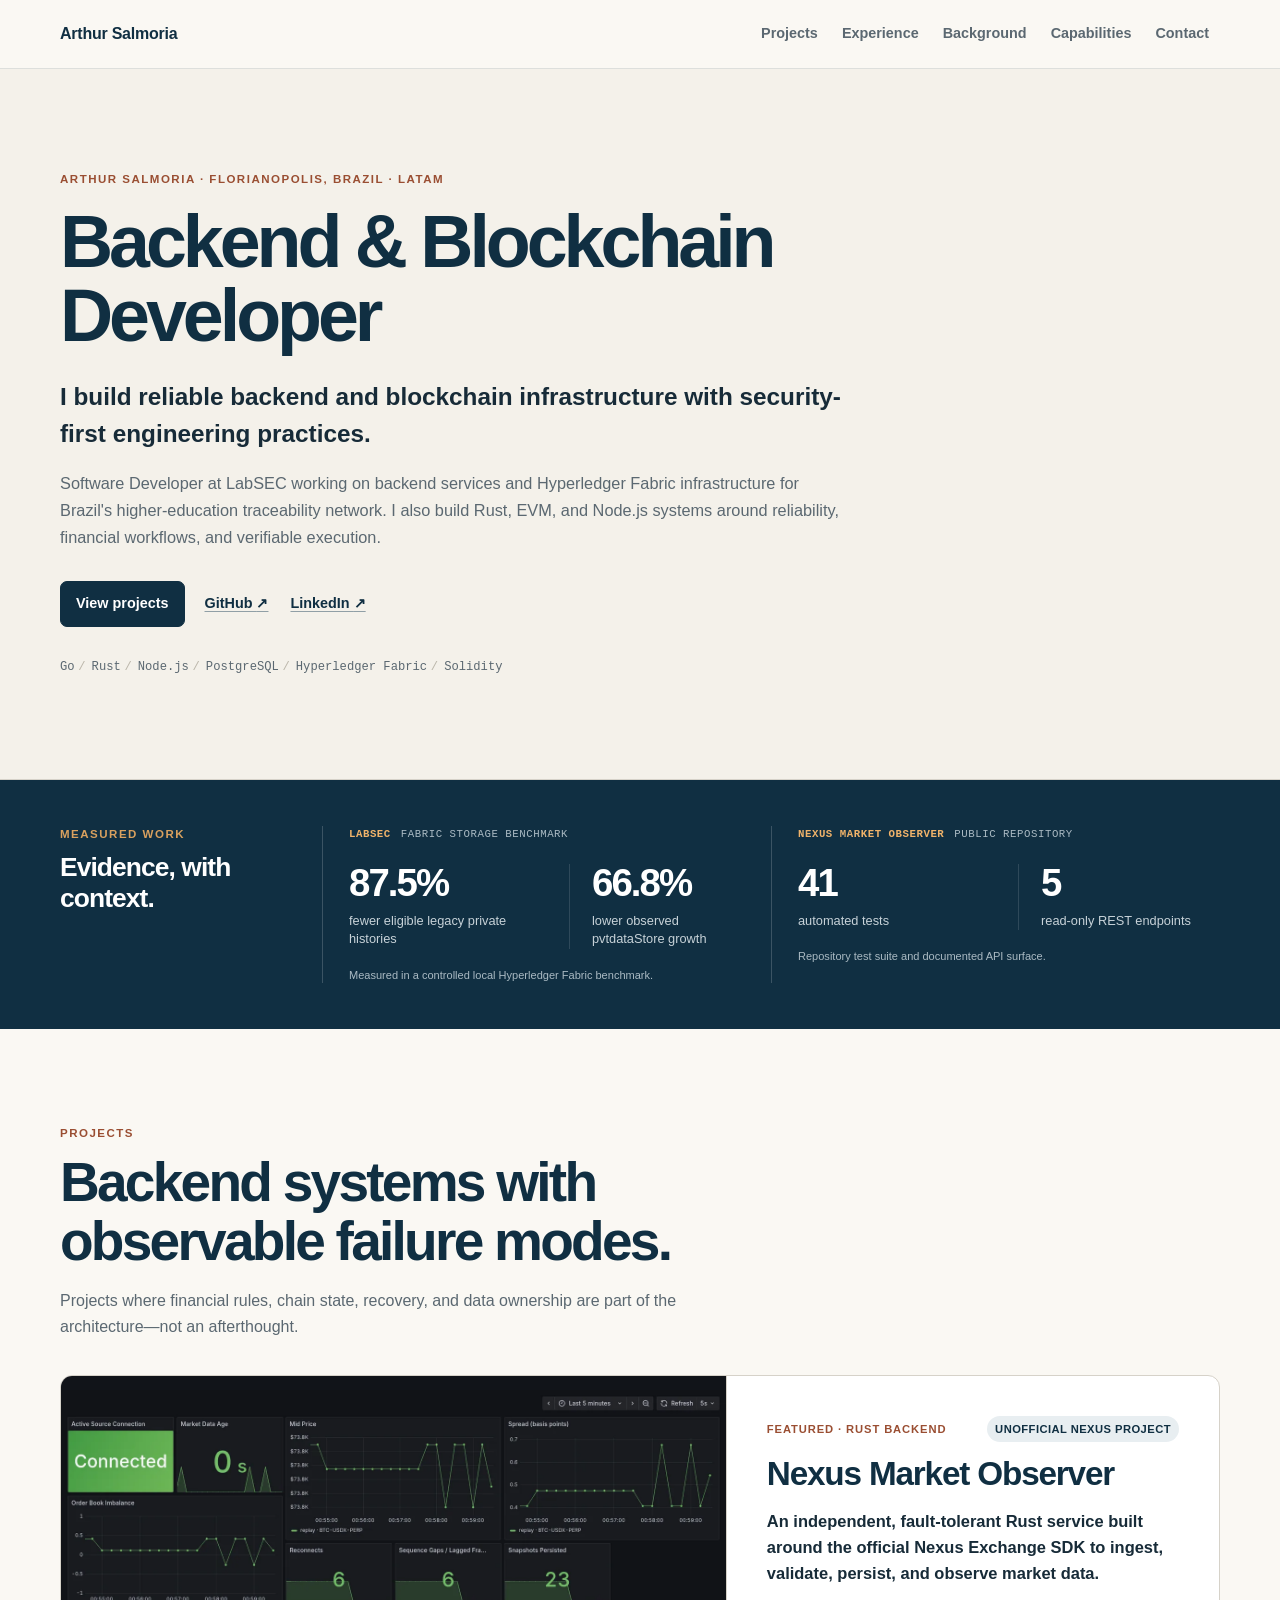
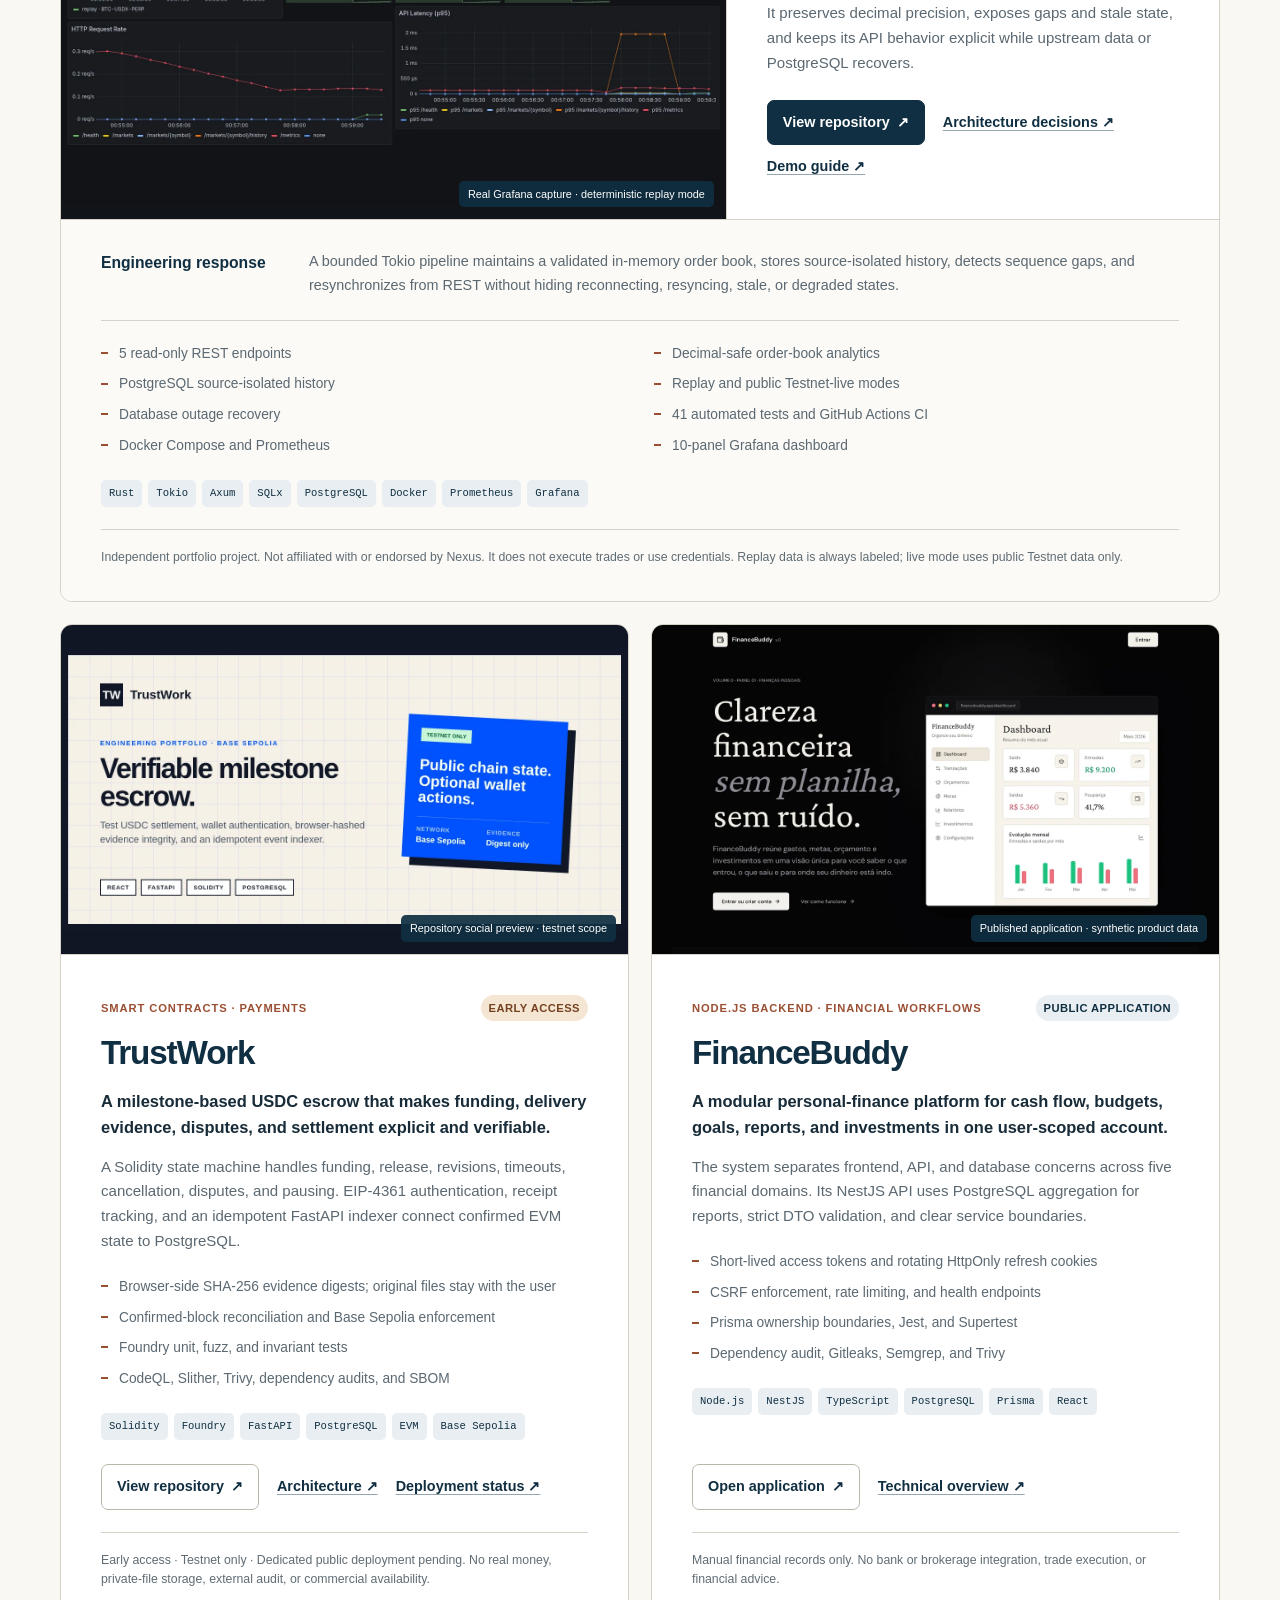
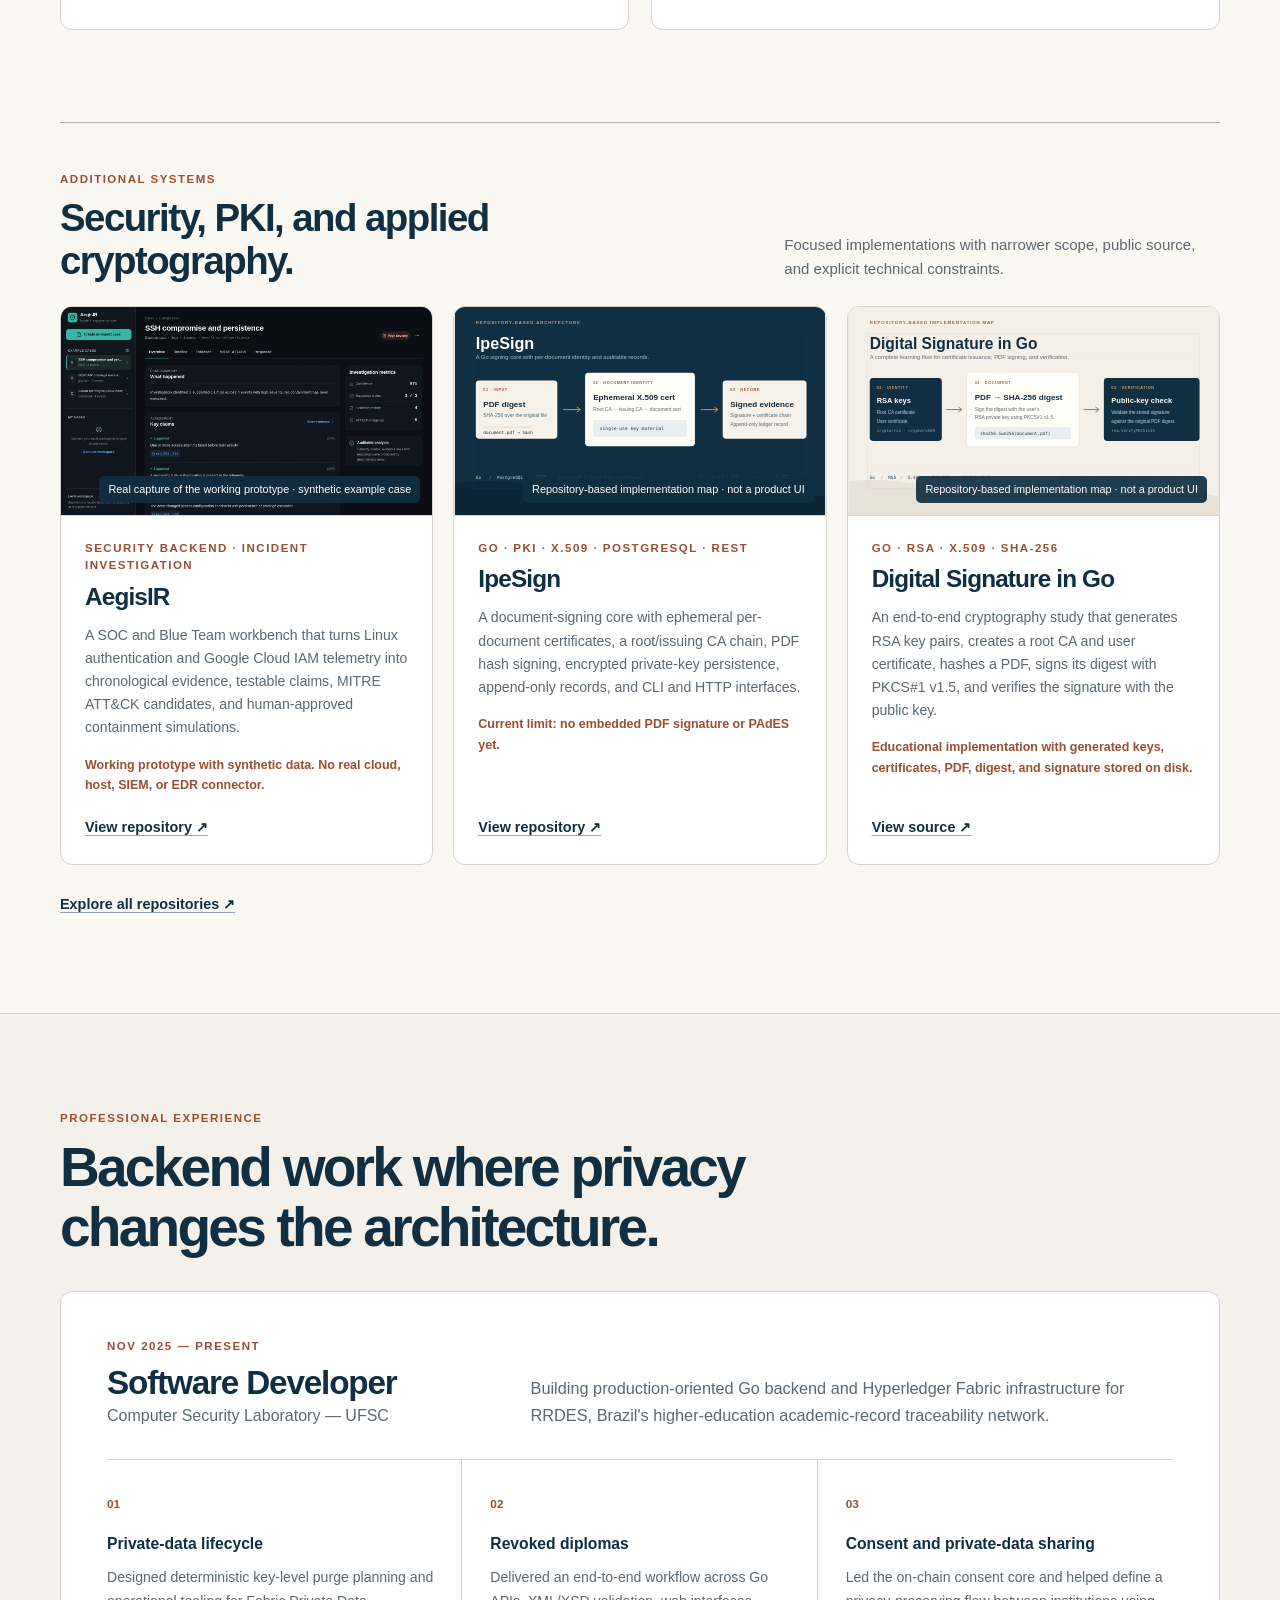
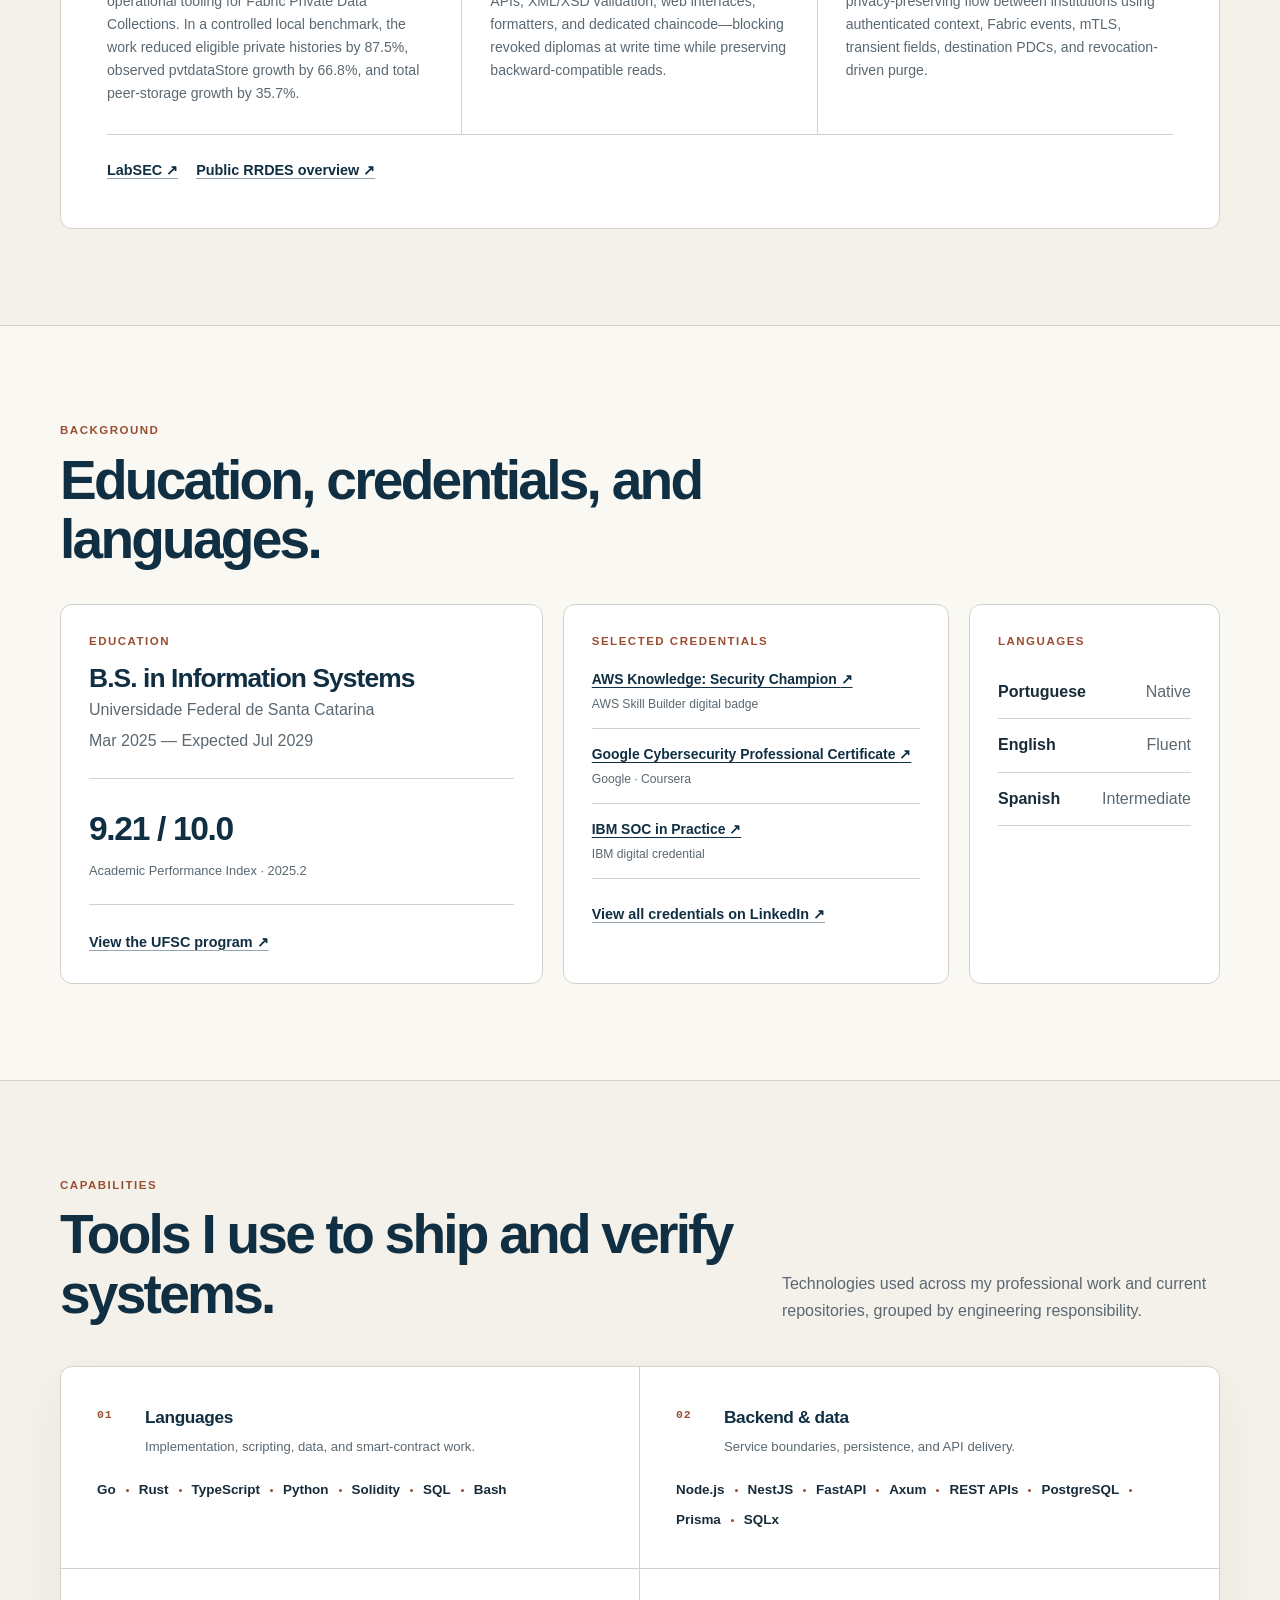
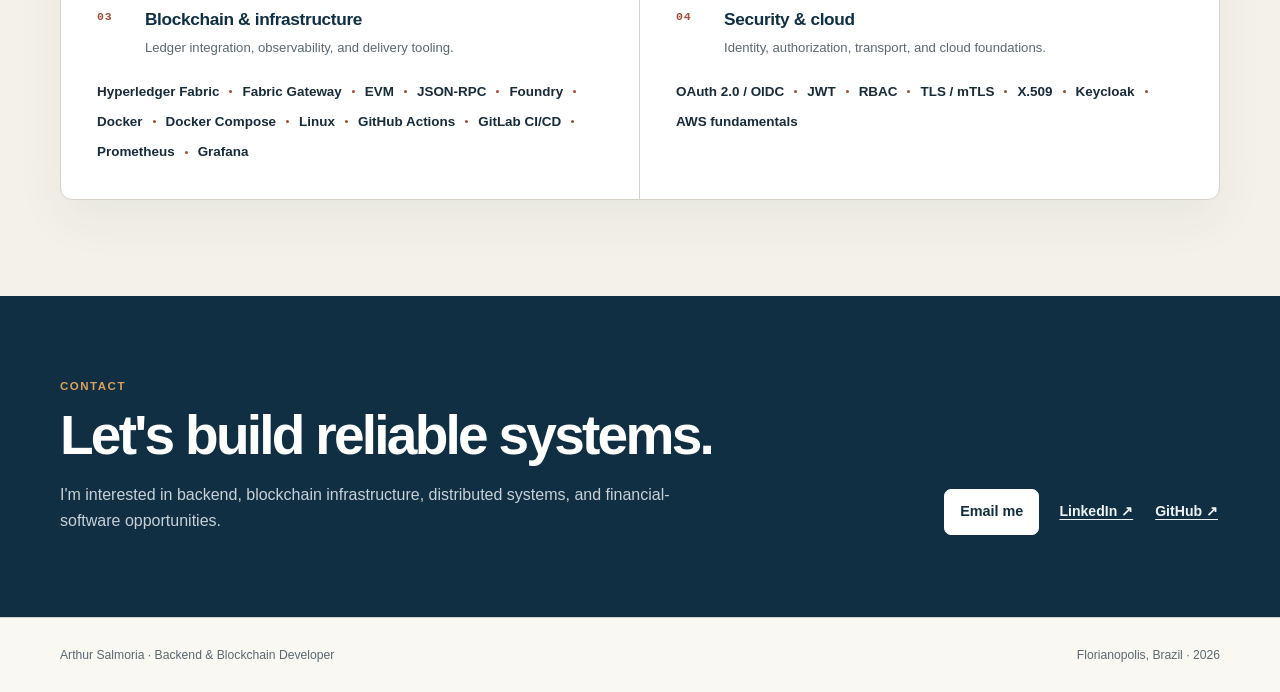
<file: index.html>
<!doctype html>
<html lang="en">
  <head>
    <meta charset="UTF-8" />
    <meta name="viewport" content="width=device-width, initial-scale=1" />
    <title>Arthur Salmoria — Backend &amp; Blockchain Developer</title>
    <meta name="description" content="Backend and blockchain developer working with Go, Rust, PostgreSQL, Hyperledger Fabric, Node.js, and reliable distributed systems." />
    <meta name="author" content="Arthur de Farias Salmoria" />
    <meta name="theme-color" content="#f4f1ea" />
    <link rel="canonical" href="https://personalwebsite-tau-kohl.vercel.app/" />
    <meta property="og:type" content="website" />
    <meta property="og:site_name" content="Arthur Salmoria — Portfolio" />
    <meta property="og:title" content="Arthur Salmoria — Backend &amp; Blockchain Developer" />
    <meta property="og:description" content="Go, Rust, PostgreSQL, blockchain infrastructure, financial systems, and security-first engineering." />
    <meta property="og:url" content="https://personalwebsite-tau-kohl.vercel.app/" />
    <meta property="og:image" content="https://personalwebsite-tau-kohl.vercel.app/assets/social/og-image.webp" />
    <meta property="og:image:width" content="1200" />
    <meta property="og:image:height" content="630" />
    <meta property="og:image:alt" content="Arthur Salmoria, Backend and Blockchain Developer in Florianopolis, Brazil" />
    <meta name="twitter:card" content="summary_large_image" />
    <meta name="twitter:title" content="Arthur Salmoria — Backend &amp; Blockchain Developer" />
    <meta name="twitter:description" content="Go, Rust, PostgreSQL, blockchain infrastructure, financial systems, and security-first engineering." />
    <meta name="twitter:image" content="https://personalwebsite-tau-kohl.vercel.app/assets/social/og-image.webp" />
    <link href="favicon.svg" rel="icon" type="image/svg+xml" />
    <link href="site.webmanifest" rel="manifest" />
    <link href="style.css" rel="stylesheet" />
    <script src="script.js" defer></script>
    <script type="application/ld+json">
      {
        "@context": "https://schema.org",
        "@type": "Person",
        "name": "Arthur de Farias Salmoria",
        "alternateName": "Arthur Salmoria",
        "jobTitle": "Backend & Blockchain Developer",
        "email": "mailto:salmoria.dev@gmail.com",
        "url": "https://personalwebsite-tau-kohl.vercel.app/",
        "sameAs": ["https://www.linkedin.com/in/arthursalmoria/", "https://github.com/salmoriadev"],
        "alumniOf": {"@type": "CollegeOrUniversity", "name": "Universidade Federal de Santa Catarina", "sameAs": "https://ufsc.br/"},
        "knowsAbout": ["Backend engineering", "Go", "Rust", "Node.js", "PostgreSQL", "Hyperledger Fabric", "Blockchain infrastructure", "Distributed systems", "Application security"]
      }
    </script>
  </head>
  <body>
    <a class="skip-link" href="#main-content">Skip to content</a>
    <header class="site-header">
      <div class="nav-shell">
        <a class="site-brand" href="#top" aria-label="Arthur Salmoria, back to top">
          Arthur Salmoria
        </a>
        <nav class="desktop-nav" aria-label="Primary navigation">
          <a href="#work">Projects</a><a href="#experience">Experience</a><a href="#about">Background</a><a href="#skills">Capabilities</a><a href="#contact">Contact</a>
        </nav>
        <details class="mobile-nav">
          <summary>Menu</summary>
          <nav aria-label="Mobile navigation">
            <a href="#work">Projects</a><a href="#experience">Experience</a><a href="#about">Background</a><a href="#skills">Capabilities</a><a href="#contact">Contact</a>
          </nav>
        </details>
      </div>
    </header>

    <main id="main-content">
      <section class="hero" id="top" aria-labelledby="hero-title">
        <div class="section-shell hero-grid">
          <div class="hero-copy">
            <p class="overline">Arthur Salmoria · Florianopolis, Brazil · LATAM</p>
            <h1 id="hero-title">Backend &amp; Blockchain Developer</h1>
            <p class="hero-lead">I build reliable backend and blockchain infrastructure with security-first engineering practices.</p>
            <p class="hero-summary">Software Developer at LabSEC working on backend services and Hyperledger Fabric infrastructure for Brazil's higher-education traceability network. I also build Rust, EVM, and Node.js systems around reliability, financial workflows, and verifiable execution.</p>
            <div class="button-row" role="group" aria-label="Primary links">
              <a class="button button-primary" href="#work">View projects</a>
              <a class="text-action" href="https://github.com/salmoriadev" target="_blank" rel="noopener noreferrer">GitHub <span aria-hidden="true">↗</span></a>
              <a class="text-action" href="https://www.linkedin.com/in/arthursalmoria/" target="_blank" rel="noopener noreferrer">LinkedIn <span aria-hidden="true">↗</span></a>
            </div>
            <ul class="hero-stack"><li>Go</li><li>Rust</li><li>Node.js</li><li>PostgreSQL</li><li>Hyperledger Fabric</li><li>Solidity</li></ul>
          </div>
        </div>
      </section>

      <section class="impact-section" aria-labelledby="impact-title">
        <div class="section-shell impact-layout">
          <div class="impact-heading"><p class="overline overline-light">Measured work</p><h2 id="impact-title">Evidence, with context.</h2></div>
          <div class="impact-groups">
            <div class="impact-group">
              <p class="impact-source"><strong>LabSEC</strong><span>Fabric storage benchmark</span></p>
              <div class="impact-values">
                <article><strong>87.5%</strong><p>fewer eligible legacy private histories</p></article>
                <article><strong>66.8%</strong><p>lower observed pvtdataStore growth</p></article>
              </div>
              <p class="impact-context">Measured in a controlled local Hyperledger Fabric benchmark.</p>
            </div>
            <div class="impact-group">
              <p class="impact-source"><strong>Nexus Market Observer</strong><span>Public repository</span></p>
              <div class="impact-values">
                <article><strong>41</strong><p>automated tests</p></article>
                <article><strong>5</strong><p>read-only REST endpoints</p></article>
              </div>
              <p class="impact-context">Repository test suite and documented API surface.</p>
            </div>
          </div>
        </div>
      </section>

      <section class="content-section" id="work" aria-labelledby="work-title">
        <div class="section-shell">
          <header class="section-heading">
            <p class="overline">Projects</p>
            <h2 id="work-title">Backend systems with observable failure modes.</h2>
            <p>Projects where financial rules, chain state, recovery, and data ownership are part of the architecture—not an afterthought.</p>
          </header>

          <article class="featured-project project-card">
            <figure class="project-media project-media-dark">
              <img src="assets/projects/nexus-market-observer.webp" alt="Grafana dashboard for Nexus Market Observer running its deterministic replay pipeline" width="1440" height="900" loading="lazy" decoding="async" />
              <figcaption>Real Grafana capture · deterministic replay mode</figcaption>
            </figure>
            <div class="project-content featured-summary">
              <div class="project-meta"><p>Featured · Rust backend</p><span>Unofficial Nexus project</span></div>
              <h3>Nexus Market Observer</h3>
              <p class="project-lead">An independent, fault-tolerant Rust service built around the official Nexus Exchange SDK to ingest, validate, persist, and observe market data.</p>
              <p>It preserves decimal precision, exposes gaps and stale state, and keeps its API behavior explicit while upstream data or PostgreSQL recovers.</p>
              <div class="project-actions">
                <a class="button button-primary" href="https://github.com/salmoriadev/nexus-market-observer" target="_blank" rel="noopener noreferrer">View repository <span aria-hidden="true">↗</span></a>
                <a class="inline-link" href="https://github.com/salmoriadev/nexus-market-observer/blob/main/docs/decisions.md" target="_blank" rel="noopener noreferrer">Architecture decisions <span aria-hidden="true">↗</span></a>
                <a class="inline-link" href="https://github.com/salmoriadev/nexus-market-observer/blob/main/docs/demo-script.md" target="_blank" rel="noopener noreferrer">Demo guide <span aria-hidden="true">↗</span></a>
              </div>
            </div>
            <div class="featured-details">
              <div class="case-note"><h4>Engineering response</h4><p>A bounded Tokio pipeline maintains a validated in-memory order book, stores source-isolated history, detects sequence gaps, and resynchronizes from REST without hiding reconnecting, resyncing, stale, or degraded states.</p></div>
              <ul class="evidence-list evidence-columns"><li>5 read-only REST endpoints</li><li>Decimal-safe order-book analytics</li><li>PostgreSQL source-isolated history</li><li>Replay and public Testnet-live modes</li><li>Database outage recovery</li><li>41 automated tests and GitHub Actions CI</li><li>Docker Compose and Prometheus</li><li>10-panel Grafana dashboard</li></ul>
              <ul class="tech-list"><li>Rust</li><li>Tokio</li><li>Axum</li><li>SQLx</li><li>PostgreSQL</li><li>Docker</li><li>Prometheus</li><li>Grafana</li></ul>
              <p class="project-note">Independent portfolio project. Not affiliated with or endorsed by Nexus. It does not execute trades or use credentials. Replay data is always labeled; live mode uses public Testnet data only.</p>
            </div>
          </article>

          <div class="project-grid">
            <article class="project-card standard-project">
              <figure class="project-media project-media-contain trustwork-media">
                <img src="assets/projects/trustwork.webp" alt="TrustWork project preview describing a Base Sepolia testnet escrow and digest-only evidence" width="1280" height="640" loading="lazy" decoding="async" />
                <figcaption>Repository social preview · testnet scope</figcaption>
              </figure>
              <div class="project-content">
                <div class="project-meta"><p>Smart contracts · Payments</p><span class="status-caution">Early access</span></div>
                <h3>TrustWork</h3>
                <p class="project-lead">A milestone-based USDC escrow that makes funding, delivery evidence, disputes, and settlement explicit and verifiable.</p>
                <p>A Solidity state machine handles funding, release, revisions, timeouts, cancellation, disputes, and pausing. EIP-4361 authentication, receipt tracking, and an idempotent FastAPI indexer connect confirmed EVM state to PostgreSQL.</p>
                <ul class="evidence-list"><li>Browser-side SHA-256 evidence digests; original files stay with the user</li><li>Confirmed-block reconciliation and Base Sepolia enforcement</li><li>Foundry unit, fuzz, and invariant tests</li><li>CodeQL, Slither, Trivy, dependency audits, and SBOM</li></ul>
                <ul class="tech-list"><li>Solidity</li><li>Foundry</li><li>FastAPI</li><li>PostgreSQL</li><li>EVM</li><li>Base Sepolia</li></ul>
                <div class="project-actions">
                  <a class="button button-secondary" href="https://github.com/salmoriadev/TrustWork" target="_blank" rel="noopener noreferrer">View repository <span aria-hidden="true">↗</span></a>
                  <a class="inline-link" href="https://github.com/salmoriadev/TrustWork#architecture" target="_blank" rel="noopener noreferrer">Architecture <span aria-hidden="true">↗</span></a>
                  <a class="inline-link" href="https://github.com/salmoriadev/TrustWork/blob/main/docs/deployment.md" target="_blank" rel="noopener noreferrer">Deployment status <span aria-hidden="true">↗</span></a>
                </div>
                <p class="project-note">Early access · Testnet only · Dedicated public deployment pending. No real money, private-file storage, external audit, or commercial availability.</p>
              </div>
            </article>

            <article class="project-card standard-project">
              <figure class="project-media project-media-contain finance-media">
                <img src="assets/projects/financebuddy.webp" alt="FinanceBuddy landing page showing a dashboard with synthetic financial records" width="1280" height="800" loading="lazy" decoding="async" />
                <figcaption>Published application · synthetic product data</figcaption>
              </figure>
              <div class="project-content">
                <div class="project-meta"><p>Node.js backend · Financial workflows</p><span>Public application</span></div>
                <h3>FinanceBuddy</h3>
                <p class="project-lead">A modular personal-finance platform for cash flow, budgets, goals, reports, and investments in one user-scoped account.</p>
                <p>The system separates frontend, API, and database concerns across five financial domains. Its NestJS API uses PostgreSQL aggregation for reports, strict DTO validation, and clear service boundaries.</p>
                <ul class="evidence-list"><li>Short-lived access tokens and rotating HttpOnly refresh cookies</li><li>CSRF enforcement, rate limiting, and health endpoints</li><li>Prisma ownership boundaries, Jest, and Supertest</li><li>Dependency audit, Gitleaks, Semgrep, and Trivy</li></ul>
                <ul class="tech-list"><li>Node.js</li><li>NestJS</li><li>TypeScript</li><li>PostgreSQL</li><li>Prisma</li><li>React</li></ul>
                <div class="project-actions">
                  <a class="button button-secondary" href="https://financebuddy-five.vercel.app/" target="_blank" rel="noopener noreferrer">Open application <span aria-hidden="true">↗</span></a>
                  <a class="inline-link" href="https://github.com/salmoriadev/FinanceBuddy" target="_blank" rel="noopener noreferrer">Technical overview <span aria-hidden="true">↗</span></a>
                </div>
                <p class="project-note">Manual financial records only. No bank or brokerage integration, trade execution, or financial advice.</p>
              </div>
            </article>
          </div>

          <div class="project-tier-heading">
            <div><p class="overline">Additional systems</p><h3>Security, PKI, and applied cryptography.</h3></div>
            <p>Focused implementations with narrower scope, public source, and explicit technical constraints.</p>
          </div>
          <div class="more-project-grid">
            <article class="small-project-card">
              <figure class="small-project-media small-project-media-dark"><img src="assets/projects/aegisir.webp" alt="AegisIR investigation workspace showing a synthetic SSH compromise case, supported claims, evidence metrics, and MITRE ATT&amp;CK navigation" width="1440" height="810" loading="lazy" decoding="async" /><figcaption>Real capture of the working prototype · synthetic example case</figcaption></figure>
              <div class="small-project-content"><p class="project-kicker">Security backend · Incident investigation</p><h3>AegisIR</h3><p>A SOC and Blue Team workbench that turns Linux authentication and Google Cloud IAM telemetry into chronological evidence, testable claims, MITRE ATT&amp;CK candidates, and human-approved containment simulations.</p><p class="constraint">Working prototype with synthetic data. No real cloud, host, SIEM, or EDR connector.</p><a class="inline-link" href="https://github.com/salmoriadev/aegisir" target="_blank" rel="noopener noreferrer">View repository <span aria-hidden="true">↗</span></a></div>
            </article>
            <article class="small-project-card">
              <figure class="small-project-media"><img src="assets/projects/ipesign-architecture.svg" alt="Architecture diagram of IpeSign's implemented PDF hashing, X.509 certificate, signing, and ledger flow" width="1280" height="720" loading="lazy" decoding="async" /><figcaption>Repository-based implementation map · not a product UI</figcaption></figure>
              <div class="small-project-content"><p class="project-kicker">Go · PKI · X.509 · PostgreSQL · REST</p><h3>IpeSign</h3><p>A document-signing core with ephemeral per-document certificates, a root/issuing CA chain, PDF hash signing, encrypted private-key persistence, append-only records, and CLI and HTTP interfaces.</p><p class="constraint">Current limit: no embedded PDF signature or PAdES yet.</p><a class="inline-link" href="https://github.com/salmoriadev/IpeSign" target="_blank" rel="noopener noreferrer">View repository <span aria-hidden="true">↗</span></a></div>
            </article>
            <article class="small-project-card">
              <figure class="small-project-media"><img src="assets/projects/go-digital-signature.svg" alt="Implementation diagram for the Go digital-signature flow from RSA keys and X.509 certificates through SHA-256 document signing and public-key verification" width="1280" height="720" loading="lazy" decoding="async" /><figcaption>Repository-based implementation map · not a product UI</figcaption></figure>
              <div class="small-project-content"><p class="project-kicker">Go · RSA · X.509 · SHA-256</p><h3>Digital Signature in Go</h3><p>An end-to-end cryptography study that generates RSA key pairs, creates a root CA and user certificate, hashes a PDF, signs its digest with PKCS#1 v1.5, and verifies the signature with the public key.</p><p class="constraint">Educational implementation with generated keys, certificates, PDF, digest, and signature stored on disk.</p><a class="inline-link" href="https://github.com/salmoriadev/aprendendo_go/tree/main/cripto" target="_blank" rel="noopener noreferrer">View source <span aria-hidden="true">↗</span></a></div>
            </article>
          </div>
          <a class="all-repositories" href="https://github.com/salmoriadev?tab=repositories" target="_blank" rel="noopener noreferrer">Explore all repositories <span aria-hidden="true">↗</span></a>
        </div>
      </section>

      <section class="experience-section" id="experience" aria-labelledby="experience-title">
        <div class="section-shell">
          <header class="section-heading"><p class="overline">Professional experience</p><h2 id="experience-title">Backend work where privacy changes the architecture.</h2></header>
          <article class="experience-card">
            <header class="experience-header">
              <div><p class="date-label">Nov 2025 — Present</p><h3>Software Developer</h3><p>Computer Security Laboratory — UFSC</p></div>
              <p class="experience-summary">Building production-oriented Go backend and Hyperledger Fabric infrastructure for RRDES, Brazil's higher-education academic-record traceability network.</p>
            </header>
            <div class="workstream-grid">
              <article><span>01</span><h4>Private-data lifecycle</h4><p>Designed deterministic key-level purge planning and operational tooling for Fabric Private Data Collections. In a controlled local benchmark, the work reduced eligible private histories by 87.5%, observed pvtdataStore growth by 66.8%, and total peer-storage growth by 35.7%.</p></article>
              <article><span>02</span><h4>Revoked diplomas</h4><p>Delivered an end-to-end workflow across Go APIs, XML/XSD validation, web interfaces, formatters, and dedicated chaincode—blocking revoked diplomas at write time while preserving backward-compatible reads.</p></article>
              <article><span>03</span><h4>Consent and private-data sharing</h4><p>Led the on-chain consent core and helped define a privacy-preserving flow between institutions using authenticated context, Fabric events, mTLS, transient fields, destination PDCs, and revocation-driven purge.</p></article>
            </div>
            <div class="text-links"><a href="https://www.linkedin.com/company/labsec-ufsc" target="_blank" rel="noopener noreferrer">LabSEC <span aria-hidden="true">↗</span></a><a href="https://www.gov.br/governodigital/pt-br/estrategias-e-governanca-digital/startupgovbr/old_2025_startups" target="_blank" rel="noopener noreferrer">Public RRDES overview <span aria-hidden="true">↗</span></a></div>
          </article>
        </div>
      </section>

      <section class="content-section background-section" id="about" aria-labelledby="about-title">
        <div class="section-shell">
          <header class="section-heading"><p class="overline">Background</p><h2 id="about-title">Education, credentials, and languages.</h2></header>
          <div class="background-grid">
            <article class="education-card"><p class="card-label">Education</p><h3>B.S. in Information Systems</h3><p>Universidade Federal de Santa Catarina</p><p>Mar 2025 — Expected Jul 2029</p><div class="academic-index"><strong>9.21 / 10.0</strong><span>Academic Performance Index · 2025.2</span></div><a class="inline-link" href="https://sin.ufsc.br/sobre-o-curso/descricao/" target="_blank" rel="noopener noreferrer">View the UFSC program <span aria-hidden="true">↗</span></a></article>
            <article class="credentials-card"><p class="card-label">Selected credentials</p><ul>
              <li><a href="https://www.credly.com/badges/a2170c8c-d439-4a04-8eae-6ec5c594f957/" target="_blank" rel="noopener noreferrer">AWS Knowledge: Security Champion <span aria-hidden="true">↗</span></a><span>AWS Skill Builder digital badge</span></li>
              <li><a href="https://www.coursera.org/account/accomplishments/specialization/MN8ZIRD8OID3" target="_blank" rel="noopener noreferrer">Google Cybersecurity Professional Certificate <span aria-hidden="true">↗</span></a><span>Google · Coursera</span></li>
              <li><a href="https://www.credly.com/badges/96c1ff64-8754-4b1f-9903-ebae95d90f21/linked_in_profile" target="_blank" rel="noopener noreferrer">IBM SOC in Practice <span aria-hidden="true">↗</span></a><span>IBM digital credential</span></li>
            </ul><a class="inline-link" href="https://www.linkedin.com/in/arthursalmoria/details/certifications/" target="_blank" rel="noopener noreferrer">View all credentials on LinkedIn <span aria-hidden="true">↗</span></a></article>
            <article class="languages-card"><p class="card-label">Languages</p><dl><div><dt>Portuguese</dt><dd>Native</dd></div><div><dt>English</dt><dd>Fluent</dd></div><div><dt>Spanish</dt><dd>Intermediate</dd></div></dl></article>
          </div>
        </div>
      </section>

      <section class="content-section capabilities-section" id="skills" aria-labelledby="skills-title">
        <div class="section-shell">
          <header class="section-heading split-heading capabilities-heading">
            <div><p class="overline">Capabilities</p><h2 id="skills-title">Tools I use to ship and verify systems.</h2></div>
            <p>Technologies used across my professional work and current repositories, grouped by engineering responsibility.</p>
          </header>
          <div class="capability-list">
            <article>
              <header class="capability-title"><span aria-hidden="true">01</span><div><h3>Languages</h3><p>Implementation, scripting, data, and smart-contract work.</p></div></header>
              <ul><li>Go</li><li>Rust</li><li>TypeScript</li><li>Python</li><li>Solidity</li><li>SQL</li><li>Bash</li></ul>
            </article>
            <article>
              <header class="capability-title"><span aria-hidden="true">02</span><div><h3>Backend &amp; data</h3><p>Service boundaries, persistence, and API delivery.</p></div></header>
              <ul><li>Node.js</li><li>NestJS</li><li>FastAPI</li><li>Axum</li><li>REST APIs</li><li>PostgreSQL</li><li>Prisma</li><li>SQLx</li></ul>
            </article>
            <article>
              <header class="capability-title"><span aria-hidden="true">03</span><div><h3>Blockchain &amp; infrastructure</h3><p>Ledger integration, observability, and delivery tooling.</p></div></header>
              <ul><li>Hyperledger Fabric</li><li>Fabric Gateway</li><li>EVM</li><li>JSON-RPC</li><li>Foundry</li><li>Docker</li><li>Docker Compose</li><li>Linux</li><li>GitHub Actions</li><li>GitLab CI/CD</li><li>Prometheus</li><li>Grafana</li></ul>
            </article>
            <article>
              <header class="capability-title"><span aria-hidden="true">04</span><div><h3>Security &amp; cloud</h3><p>Identity, authorization, transport, and cloud foundations.</p></div></header>
              <ul><li>OAuth 2.0 / OIDC</li><li>JWT</li><li>RBAC</li><li>TLS / mTLS</li><li>X.509</li><li>Keycloak</li><li>AWS fundamentals</li></ul>
            </article>
          </div>
        </div>
      </section>

      <section class="contact-section" id="contact" aria-labelledby="contact-title">
        <div class="section-shell contact-shell">
          <div><p class="overline overline-light">Contact</p><h2 id="contact-title">Let's build reliable systems.</h2><p>I'm interested in backend, blockchain infrastructure, distributed systems, and financial-software opportunities.</p></div>
          <div class="contact-actions"><a class="button button-on-dark" href="mailto:salmoria.dev@gmail.com">Email me</a><a href="https://www.linkedin.com/in/arthursalmoria/" target="_blank" rel="noopener noreferrer">LinkedIn <span aria-hidden="true">↗</span></a><a href="https://github.com/salmoriadev" target="_blank" rel="noopener noreferrer">GitHub <span aria-hidden="true">↗</span></a></div>
        </div>
      </section>
    </main>
    <footer class="site-footer"><div class="section-shell"><p>Arthur Salmoria · Backend &amp; Blockchain Developer</p><p>Florianopolis, Brazil · 2026</p></div></footer>
  </body>
</html>
</file>
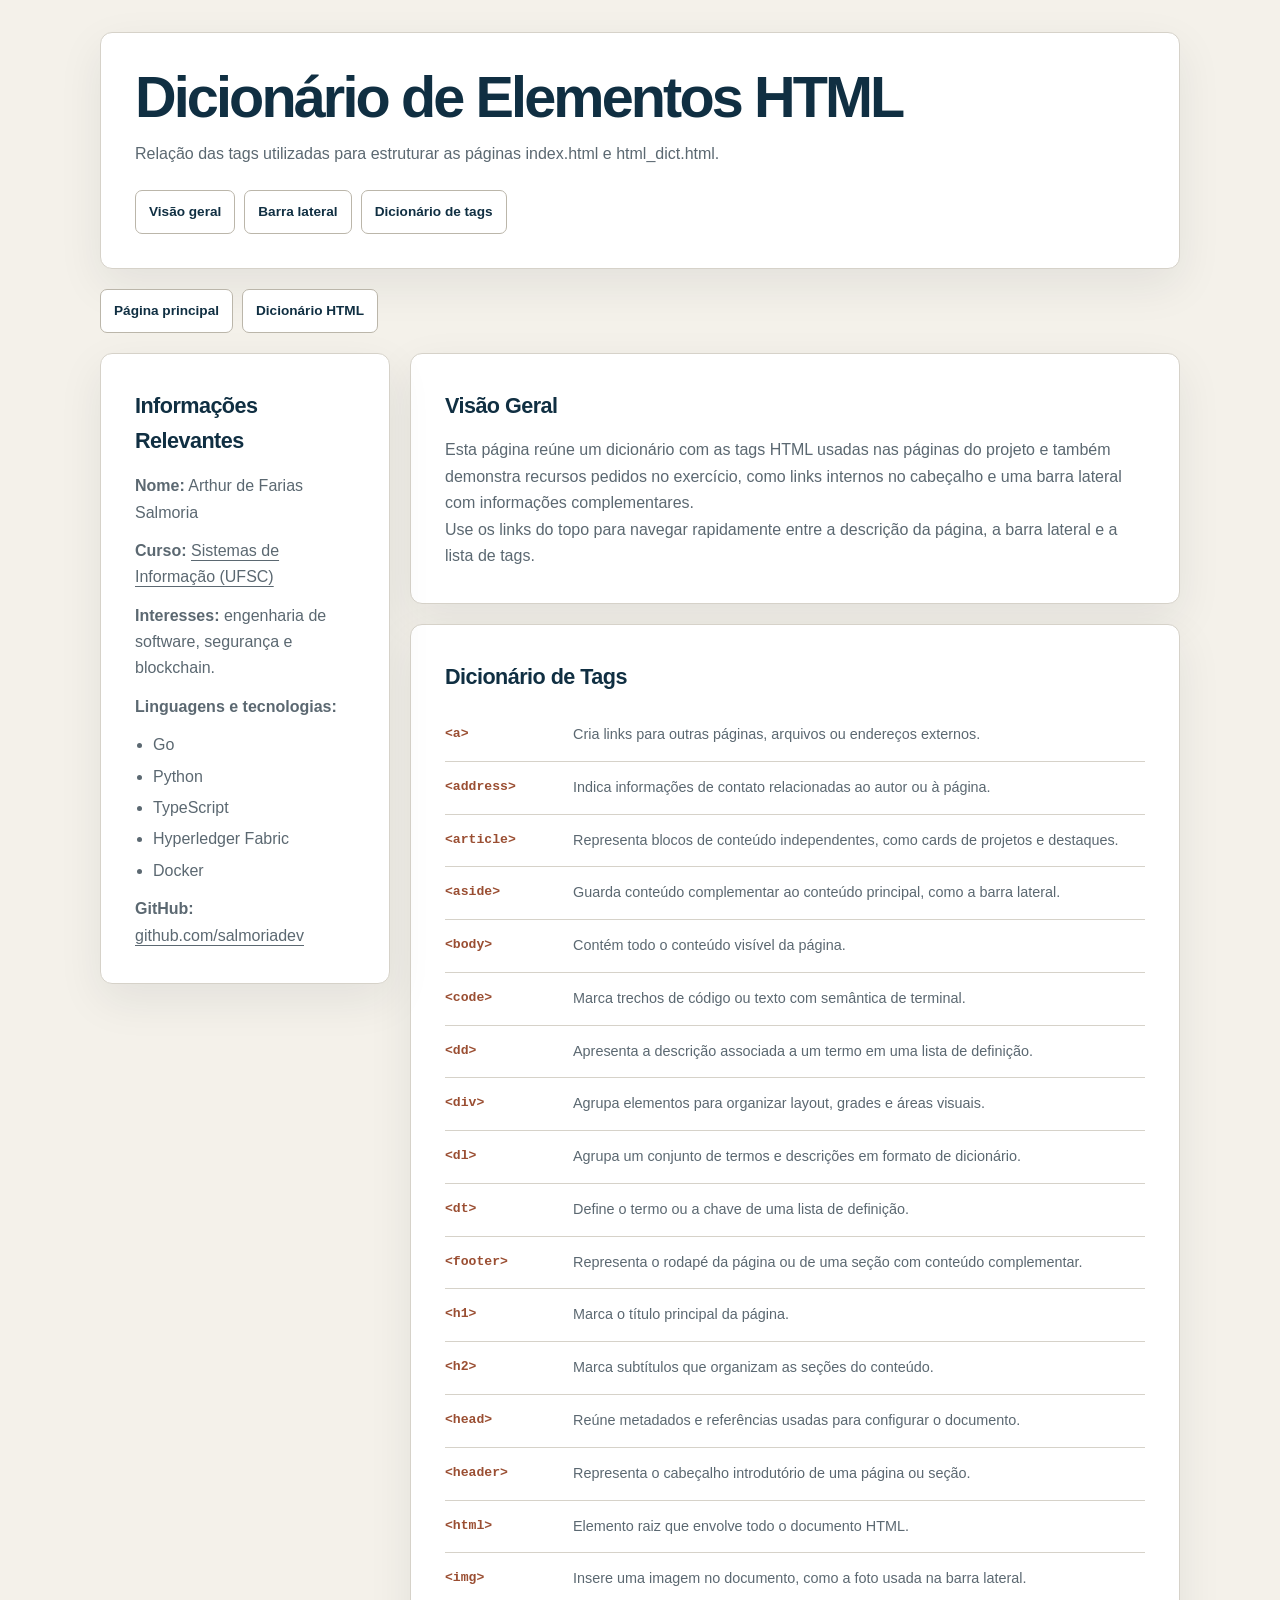
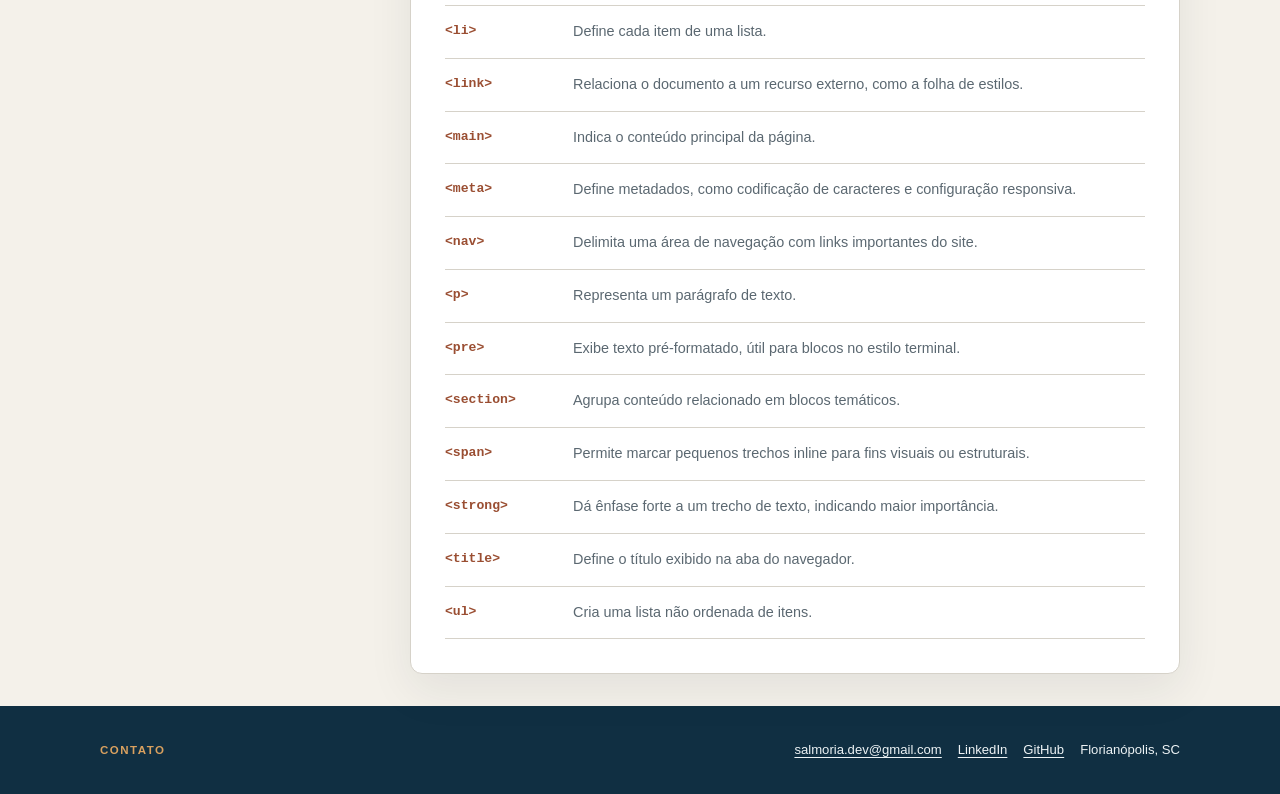
<file: html_dict.html>
<!doctype html>
<html lang="pt-BR">
  <head>
    <meta charset="UTF-8" />
    <meta name="viewport" content="width=device-width, initial-scale=1" />
    <meta name="robots" content="noindex, nofollow" />
    <title>Dicionário de Elementos HTML</title>
    <link href="favicon.svg" rel="icon" type="image/svg+xml" />
    <link href="style.css" rel="stylesheet" />
  </head>
  <body class="tema-terminal">
    <main class="curriculo pagina-dicionario">
      <header class="topo topo-dicionario">
        <h1>Dicionário de Elementos HTML</h1>
        <p>
          Relação das tags utilizadas para estruturar as páginas index.html e
          html_dict.html.
        </p>
        <nav class="navegacao navegacao-interna" aria-label="Navegação pelas seções da página">
          <ul>
            <li><a href="#visao-geral">Visão geral</a></li>
            <li><a href="#perfil">Barra lateral</a></li>
            <li><a href="#dicionario">Dicionário de tags</a></li>
          </ul>
        </nav>
      </header>

      <nav class="navegacao navegacao-paginas" aria-label="Navegação principal">
        <ul>
          <li><a href="index.html">Página principal</a></li>
          <li><a href="html_dict.html">Dicionário HTML</a></li>
        </ul>
      </nav>

      <aside class="barra-lateral" id="perfil">
        <h2>Informações Relevantes</h2>
        <p><strong>Nome:</strong> Arthur de Farias Salmoria</p>
        <p>
          <strong>Curso:</strong>
          <a href="https://sin.ufsc.br/sobre-o-curso/" target="_blank" rel="noopener noreferrer">
            Sistemas de Informação (UFSC)
          </a>
        </p>
        <p><strong>Interesses:</strong> engenharia de software, segurança e blockchain.</p>
        <p><strong>Linguagens e tecnologias:</strong></p>
        <ul>
          <li>Go</li>
          <li>Python</li>
          <li>TypeScript</li>
          <li>Hyperledger Fabric</li>
          <li>Docker</li>
        </ul>
        <p>
          <strong>GitHub:</strong>
          <a href="https://github.com/salmoriadev" target="_blank" rel="noopener noreferrer">
            github.com/salmoriadev
          </a>
        </p>
      </aside>

      <section id="visao-geral">
        <h2>Visão Geral</h2>
        <p>
          Esta página reúne um dicionário com as tags HTML usadas nas páginas do
          projeto e também demonstra recursos pedidos no exercício, como links
          internos no cabeçalho e uma barra lateral com informações
          complementares.
        </p>
        <p>
          Use os links do topo para navegar rapidamente entre a descrição da
          página, a barra lateral e a lista de tags.
        </p>
      </section>

      <section id="dicionario">
        <h2>Dicionário de Tags</h2>
        <dl class="dicionario-lista">
          <dt>&lt;a&gt;</dt>
          <dd>Cria links para outras páginas, arquivos ou endereços externos.</dd>

          <dt>&lt;address&gt;</dt>
          <dd>Indica informações de contato relacionadas ao autor ou à página.</dd>

          <dt>&lt;article&gt;</dt>
          <dd>Representa blocos de conteúdo independentes, como cards de projetos e destaques.</dd>

          <dt>&lt;aside&gt;</dt>
          <dd>Guarda conteúdo complementar ao conteúdo principal, como a barra lateral.</dd>

          <dt>&lt;body&gt;</dt>
          <dd>Contém todo o conteúdo visível da página.</dd>

          <dt>&lt;code&gt;</dt>
          <dd>Marca trechos de código ou texto com semântica de terminal.</dd>

          <dt>&lt;dd&gt;</dt>
          <dd>Apresenta a descrição associada a um termo em uma lista de definição.</dd>

          <dt>&lt;div&gt;</dt>
          <dd>Agrupa elementos para organizar layout, grades e áreas visuais.</dd>

          <dt>&lt;dl&gt;</dt>
          <dd>Agrupa um conjunto de termos e descrições em formato de dicionário.</dd>

          <dt>&lt;dt&gt;</dt>
          <dd>Define o termo ou a chave de uma lista de definição.</dd>

          <dt>&lt;footer&gt;</dt>
          <dd>Representa o rodapé da página ou de uma seção com conteúdo complementar.</dd>

          <dt>&lt;h1&gt;</dt>
          <dd>Marca o título principal da página.</dd>

          <dt>&lt;h2&gt;</dt>
          <dd>Marca subtítulos que organizam as seções do conteúdo.</dd>

          <dt>&lt;head&gt;</dt>
          <dd>Reúne metadados e referências usadas para configurar o documento.</dd>

          <dt>&lt;header&gt;</dt>
          <dd>Representa o cabeçalho introdutório de uma página ou seção.</dd>

          <dt>&lt;html&gt;</dt>
          <dd>Elemento raiz que envolve todo o documento HTML.</dd>

          <dt>&lt;img&gt;</dt>
          <dd>Insere uma imagem no documento, como a foto usada na barra lateral.</dd>

          <dt>&lt;li&gt;</dt>
          <dd>Define cada item de uma lista.</dd>

          <dt>&lt;link&gt;</dt>
          <dd>Relaciona o documento a um recurso externo, como a folha de estilos.</dd>

          <dt>&lt;main&gt;</dt>
          <dd>Indica o conteúdo principal da página.</dd>

          <dt>&lt;meta&gt;</dt>
          <dd>Define metadados, como codificação de caracteres e configuração responsiva.</dd>

          <dt>&lt;nav&gt;</dt>
          <dd>Delimita uma área de navegação com links importantes do site.</dd>

          <dt>&lt;p&gt;</dt>
          <dd>Representa um parágrafo de texto.</dd>

          <dt>&lt;pre&gt;</dt>
          <dd>Exibe texto pré-formatado, útil para blocos no estilo terminal.</dd>

          <dt>&lt;section&gt;</dt>
          <dd>Agrupa conteúdo relacionado em blocos temáticos.</dd>

          <dt>&lt;span&gt;</dt>
          <dd>Permite marcar pequenos trechos inline para fins visuais ou estruturais.</dd>

          <dt>&lt;strong&gt;</dt>
          <dd>Dá ênfase forte a um trecho de texto, indicando maior importância.</dd>

          <dt>&lt;title&gt;</dt>
          <dd>Define o título exibido na aba do navegador.</dd>

          <dt>&lt;ul&gt;</dt>
          <dd>Cria uma lista não ordenada de itens.</dd>
        </dl>
      </section>
    </main>

    <footer class="rodape">
      <section class="rodape-conteudo">
        <p class="rodape-titulo">contato</p>
        <address class="rodape-contatos">
          <a href="mailto:salmoria.dev@gmail.com">salmoria.dev@gmail.com</a>
          <a href="https://www.linkedin.com/in/arthursalmoria/" target="_blank" rel="noopener noreferrer">
            LinkedIn
          </a>
          <a href="https://github.com/salmoriadev" target="_blank" rel="noopener noreferrer">
            GitHub
          </a>
          <span>Florianópolis, SC</span>
        </address>
      </section>
    </footer>
  </body>
</html>
</file>
<file: style.css>
:root {
  color-scheme: light;
  --paper: #f4f1ea;
  --paper-soft: #faf8f3;
  --surface: #ffffff;
  --ink: #172b38;
  --ink-strong: #102f42;
  --muted: #5b6871;
  --muted-soft: #606c74;
  --navy: #173b52;
  --navy-deep: #102f42;
  --navy-soft: #e8eef1;
  --clay: #9a4e32;
  --clay-soft: #f3e5de;
  --line: #d6d2c9;
  --line-strong: #bbb6aa;
  --focus: #b84f2b;
  --font-sans: Inter, Geist, Manrope, ui-sans-serif, -apple-system, BlinkMacSystemFont,
    "Segoe UI", sans-serif;
  --font-mono: "JetBrains Mono", "SFMono-Regular", Consolas, "Liberation Mono", monospace;
  --radius: 12px;
  --radius-small: 8px;
  --shadow: 0 16px 45px rgba(23, 43, 56, 0.08);
}

*,
*::before,
*::after {
  box-sizing: border-box;
}

html {
  min-width: 320px;
  scroll-behavior: smooth;
  scroll-padding-top: 84px;
}

body {
  min-width: 320px;
  min-height: 100vh;
  margin: 0;
  overflow-x: hidden;
  color: var(--ink);
  background: var(--paper-soft);
  font-family: var(--font-sans);
  font-size: 16px;
  line-height: 1.65;
  text-rendering: optimizeLegibility;
  -webkit-font-smoothing: antialiased;
}

::selection {
  color: #ffffff;
  background: var(--navy);
}

img {
  display: block;
  max-width: 100%;
}

figure,
dl,
dd,
p,
h1,
h2,
h3,
h4,
ul {
  margin: 0;
}

ul {
  padding: 0;
}

a {
  color: inherit;
  text-decoration-thickness: 1px;
  text-underline-offset: 0.22em;
}

a:focus-visible,
summary:focus-visible {
  outline: 3px solid var(--focus);
  outline-offset: 4px;
  border-radius: 3px;
}

.skip-link {
  position: fixed;
  top: 12px;
  left: 18px;
  z-index: 1000;
  padding: 9px 14px;
  color: #ffffff;
  background: var(--navy-deep);
  border-radius: var(--radius-small);
  font-weight: 700;
  transform: translateY(-160%);
  transition: transform 160ms ease;
}

.skip-link:focus {
  transform: translateY(0);
}

.section-shell,
.nav-shell {
  width: min(1160px, calc(100% - 48px));
  margin-inline: auto;
}

.site-header {
  position: sticky;
  top: 0;
  z-index: 100;
  border-bottom: 1px solid rgba(23, 43, 56, 0.12);
  background: rgba(250, 248, 243, 0.95);
  -webkit-backdrop-filter: blur(14px);
  backdrop-filter: blur(14px);
}

.nav-shell {
  position: relative;
  display: flex;
  min-height: 68px;
  align-items: center;
  justify-content: space-between;
  gap: 24px;
}

.site-brand {
  color: var(--ink-strong);
  font-size: 1rem;
  font-weight: 750;
  letter-spacing: -0.015em;
  text-decoration: none;
}

.desktop-nav {
  display: flex;
  align-items: center;
  gap: 2px;
}

.desktop-nav a,
.mobile-nav a {
  min-height: 44px;
  padding: 10px 11px;
  color: var(--muted);
  border-radius: 6px;
  font-size: 0.9rem;
  font-weight: 650;
  text-decoration: none;
  transition: color 150ms ease, background-color 150ms ease;
}

.desktop-nav a:hover,
.mobile-nav a:hover {
  color: var(--ink-strong);
  background: var(--navy-soft);
}

.mobile-nav {
  display: none;
}

.overline,
.date-label,
.card-label,
.project-kicker {
  color: var(--clay);
  font-size: 0.72rem;
  font-weight: 800;
  letter-spacing: 0.13em;
  line-height: 1.5;
  text-transform: uppercase;
}

.hero {
  background: var(--paper);
  border-bottom: 1px solid var(--line);
}

.hero-grid {
  display: grid;
  grid-template-columns: minmax(0, 1fr);
  padding-block: clamp(70px, 8vw, 104px);
}

.hero-copy {
  max-width: 920px;
}

.hero h1 {
  max-width: 900px;
  margin-top: 16px;
  color: var(--ink-strong);
  font-size: clamp(3rem, 6vw, 4.6rem);
  font-weight: 760;
  letter-spacing: -0.055em;
  line-height: 1.01;
}

.hero-lead {
  max-width: 800px;
  margin-top: 26px;
  color: var(--ink);
  font-size: clamp(1.2rem, 2vw, 1.52rem);
  font-weight: 560;
  line-height: 1.5;
}

.hero-summary {
  max-width: 780px;
  margin-top: 18px;
  color: var(--muted);
  font-size: 1.02rem;
}

.button-row,
.project-actions,
.contact-actions,
.text-links {
  display: flex;
  flex-wrap: wrap;
  align-items: center;
  gap: 10px 18px;
}

.button-row {
  margin-top: 30px;
}

.button {
  display: inline-flex;
  min-height: 44px;
  align-items: center;
  justify-content: center;
  gap: 7px;
  padding: 10px 15px;
  border: 1px solid transparent;
  border-radius: 7px;
  font-size: 0.9rem;
  font-weight: 740;
  text-decoration: none;
  transition: transform 150ms ease, color 150ms ease, background-color 150ms ease,
    border-color 150ms ease;
}

.button:hover {
  transform: translateY(-2px);
}

.button-primary {
  color: #ffffff;
  background: var(--navy-deep);
  border-color: var(--navy-deep);
}

.button-primary:hover {
  background: var(--navy);
  border-color: var(--navy);
}

.button-secondary {
  color: var(--navy-deep);
  background: transparent;
  border-color: var(--line-strong);
}

.button-secondary:hover {
  background: var(--navy-soft);
  border-color: var(--navy);
}

.text-action,
.inline-link,
.text-links a,
.all-repositories {
  color: var(--navy-deep);
  font-size: 0.9rem;
  font-weight: 740;
  text-decoration-color: rgba(23, 59, 82, 0.45);
}

.text-action {
  min-height: 44px;
  padding: 10px 2px;
}

.hero-stack,
.tech-list {
  display: flex;
  flex-wrap: wrap;
  list-style: none;
}

.hero-stack {
  gap: 8px 17px;
  margin-top: 30px;
}

.hero-stack li {
  position: relative;
  color: var(--muted);
  font-family: var(--font-mono);
  font-size: 0.76rem;
}

.hero-stack li:not(:last-child)::after {
  position: absolute;
  right: -11px;
  color: var(--line-strong);
  content: "/";
}

.impact-section {
  color: #ffffff;
  background: var(--navy-deep);
}

.impact-layout {
  display: grid;
  grid-template-columns: 220px minmax(0, 1fr);
  gap: 26px 42px;
  align-items: start;
  padding-block: 46px;
}

.overline-light {
  color: #d9a15f;
}

.impact-heading h2 {
  margin-top: 9px;
  font-size: 1.65rem;
  letter-spacing: -0.035em;
  line-height: 1.17;
}

.impact-groups {
  display: grid;
  grid-template-columns: repeat(2, minmax(0, 1fr));
}

.impact-group {
  min-width: 0;
  padding-inline: 26px;
  border-left: 1px solid rgba(255, 255, 255, 0.18);
}

.impact-source {
  display: flex;
  flex-wrap: wrap;
  gap: 5px 10px;
  align-items: baseline;
  min-height: 20px;
  font-family: var(--font-mono);
  font-size: 0.67rem;
  letter-spacing: 0.05em;
  text-transform: uppercase;
}

.impact-source strong {
  color: #f0b36a;
  font-weight: 760;
}

.impact-source span {
  color: #aabac3;
}

.impact-values {
  display: grid;
  grid-template-columns: repeat(2, minmax(0, 1fr));
  margin-top: 18px;
}

.impact-values article {
  min-width: 0;
}

.impact-values article + article {
  margin-left: 22px;
  padding-left: 22px;
  border-left: 1px solid rgba(255, 255, 255, 0.13);
}

.impact-values strong {
  display: block;
  color: #ffffff;
  font-size: clamp(1.95rem, 3vw, 2.8rem);
  font-weight: 720;
  letter-spacing: -0.05em;
  line-height: 1;
}

.impact-values p {
  max-width: 180px;
  margin-top: 9px;
  color: #c7d2d8;
  font-size: 0.8rem;
  line-height: 1.45;
}

.impact-context {
  margin-top: 18px;
  color: #aabac3;
  font-size: 0.69rem;
  line-height: 1.45;
}

.content-section,
.experience-section {
  padding-block: clamp(74px, 8vw, 96px);
}

.section-heading {
  max-width: 760px;
  margin-bottom: 34px;
}

.section-heading h2,
.contact-section h2 {
  margin-top: 11px;
  color: var(--ink-strong);
  font-size: clamp(2.25rem, 4.3vw, 3.45rem);
  font-weight: 730;
  letter-spacing: -0.05em;
  line-height: 1.08;
}

.section-heading > p:last-child,
.split-heading > p,
.contact-shell > div > p:last-child {
  max-width: 660px;
  margin-top: 16px;
  color: var(--muted);
  font-size: 1rem;
}

.project-card,
.experience-card,
.small-project-card,
.background-grid > article {
  overflow: hidden;
  background: var(--surface);
  border: 1px solid var(--line);
  border-radius: var(--radius);
}

.project-card,
.small-project-card {
  transition: transform 170ms ease, border-color 170ms ease, box-shadow 170ms ease;
}

.project-card:hover,
.small-project-card:hover {
  border-color: var(--line-strong);
  box-shadow: var(--shadow);
  transform: translateY(-2px);
}

.featured-project {
  display: grid;
  grid-template-columns: minmax(0, 1.15fr) minmax(350px, 0.85fr);
}

.project-media {
  position: relative;
  min-width: 0;
  overflow: hidden;
  background: #e9e6de;
  border-bottom: 1px solid var(--line);
}

.featured-project > .project-media {
  border-right: 1px solid var(--line);
  border-bottom: 0;
}

.project-media-dark {
  background: #111419;
}

.project-media img {
  width: 100%;
  height: 100%;
  min-height: 420px;
  object-fit: contain;
}

.project-media figcaption,
.small-project-media figcaption {
  position: absolute;
  right: 12px;
  bottom: 12px;
  max-width: calc(100% - 24px);
  padding: 6px 9px;
  color: #ffffff;
  background: rgba(16, 47, 66, 0.92);
  border-radius: 5px;
  font-size: 0.68rem;
  line-height: 1.35;
}

.project-content {
  padding: clamp(26px, 4vw, 40px);
}

.featured-summary {
  align-self: center;
}

.project-meta {
  display: flex;
  align-items: center;
  justify-content: space-between;
  gap: 12px;
}

.project-meta p,
.project-meta span {
  color: var(--clay);
  font-size: 0.7rem;
  font-weight: 790;
  letter-spacing: 0.08em;
  line-height: 1.45;
  text-transform: uppercase;
}

.project-meta span {
  flex: 0 0 auto;
  padding: 5px 8px;
  color: var(--navy-deep);
  background: var(--navy-soft);
  border-radius: 999px;
  letter-spacing: 0.04em;
}

.project-meta .status-caution {
  color: #74401f;
  background: #f4e6d2;
}

.project-content h3,
.experience-header h3,
.small-project-content h3,
.background-grid h3 {
  margin-top: 13px;
  color: var(--ink-strong);
  font-size: clamp(1.6rem, 2.6vw, 2.25rem);
  letter-spacing: -0.035em;
  line-height: 1.15;
}

.project-lead {
  margin-top: 15px;
  color: var(--ink);
  font-size: 1.03rem;
  font-weight: 570;
  line-height: 1.58;
}

.project-content > p:not(.project-lead, .project-note) {
  margin-top: 15px;
  color: var(--muted);
  font-size: 0.94rem;
}

.project-actions {
  margin-top: 24px;
}

.featured-details {
  grid-column: 1 / -1;
  padding: 30px 40px 34px;
  border-top: 1px solid var(--line);
  background: #fbfaf7;
}

.case-note {
  display: grid;
  grid-template-columns: 180px minmax(0, 1fr);
  gap: 28px;
  padding-bottom: 22px;
  border-bottom: 1px solid var(--line);
}

.case-note h4,
.workstream-grid h4 {
  color: var(--ink-strong);
  font-size: 0.98rem;
}

.case-note p {
  color: var(--muted);
  font-size: 0.9rem;
}

.evidence-list {
  display: grid;
  gap: 8px;
  margin-top: 22px;
  list-style: none;
}

.evidence-columns {
  grid-template-columns: repeat(2, minmax(0, 1fr));
  gap: 8px 28px;
}

.evidence-list li {
  position: relative;
  padding-left: 18px;
  color: var(--muted);
  font-size: 0.86rem;
}

.evidence-list li::before {
  position: absolute;
  top: 0.67em;
  left: 0;
  width: 7px;
  height: 2px;
  content: "";
  background: var(--clay);
}

.tech-list {
  gap: 6px;
  margin-top: 22px;
}

.tech-list li {
  padding: 5px 8px;
  color: var(--navy-deep);
  background: var(--navy-soft);
  border-radius: 5px;
  font-family: var(--font-mono);
  font-size: 0.66rem;
}

.project-note {
  margin-top: 22px;
  padding-top: 18px;
  color: var(--muted-soft);
  border-top: 1px solid var(--line);
  font-size: 0.77rem;
  line-height: 1.55;
}

.project-grid {
  display: grid;
  grid-template-columns: repeat(2, minmax(0, 1fr));
  gap: 22px;
  margin-top: 22px;
}

.standard-project {
  display: flex;
  min-width: 0;
  flex-direction: column;
}

.standard-project .project-media {
  height: 330px;
  flex: 0 0 330px;
}

.project-media-contain img {
  min-height: 0;
  object-fit: contain;
}

.trustwork-media {
  background: #111625;
}

.finance-media {
  background: #050505;
}

.standard-project .project-content {
  display: flex;
  flex: 1;
  flex-direction: column;
}

.standard-project .project-actions {
  margin-top: auto;
  padding-top: 24px;
}

.experience-section {
  background: var(--paper);
  border-block: 1px solid var(--line);
}

.experience-card {
  padding: clamp(28px, 4vw, 46px);
}

.experience-header {
  display: grid;
  grid-template-columns: minmax(280px, 0.75fr) minmax(0, 1.25fr);
  gap: 38px;
  align-items: end;
  padding-bottom: 30px;
  border-bottom: 1px solid var(--line);
}

.experience-header h3 {
  margin-top: 9px;
}

.experience-header > div > p:last-child,
.experience-summary {
  color: var(--muted);
}

.experience-summary {
  font-size: 1.02rem;
}

.workstream-grid {
  display: grid;
  grid-template-columns: repeat(3, minmax(0, 1fr));
}

.workstream-grid article {
  min-width: 0;
  padding: 30px 28px 28px;
  border-right: 1px solid var(--line);
}

.workstream-grid article:first-child {
  padding-left: 0;
}

.workstream-grid article:last-child {
  padding-right: 0;
  border-right: 0;
}

.workstream-grid span {
  color: var(--clay);
  font-size: 0.74rem;
  font-weight: 800;
}

.workstream-grid h4 {
  margin-top: 15px;
}

.workstream-grid p {
  margin-top: 9px;
  color: var(--muted);
  font-size: 0.88rem;
}

.experience-card .text-links {
  padding-top: 24px;
  border-top: 1px solid var(--line);
}

.split-heading {
  display: grid;
  max-width: none;
  grid-template-columns: minmax(0, 1fr) minmax(280px, 0.65fr);
  gap: 48px;
  align-items: end;
}

.split-heading > p {
  margin-top: 0;
}

.capabilities-section {
  background: var(--paper);
  border-top: 1px solid var(--line);
}

.capabilities-heading {
  margin-bottom: 42px;
}

.capability-list {
  display: grid;
  overflow: hidden;
  grid-template-columns: repeat(2, minmax(0, 1fr));
  background: var(--surface);
  border: 1px solid var(--line);
  border-radius: var(--radius);
  box-shadow: 0 18px 50px rgba(23, 43, 56, 0.06);
}

.capability-list article {
  min-width: 0;
  padding: clamp(26px, 3vw, 36px);
}

.capability-list article:nth-child(odd) {
  border-right: 1px solid var(--line);
}

.capability-list article:nth-child(-n + 2) {
  border-bottom: 1px solid var(--line);
}

.capability-title {
  display: grid;
  grid-template-columns: 34px minmax(0, 1fr);
  gap: 14px;
  align-items: start;
}

.capability-title > span {
  padding-top: 2px;
  color: var(--clay);
  font-family: var(--font-mono);
  font-size: 0.72rem;
  font-weight: 800;
  letter-spacing: 0.08em;
}

.capability-list h3 {
  color: var(--ink-strong);
  font-size: 1.08rem;
  letter-spacing: -0.02em;
}

.capability-title p {
  max-width: 420px;
  margin-top: 4px;
  color: var(--muted);
  font-size: 0.82rem;
}

.capability-list ul {
  display: flex;
  flex-wrap: wrap;
  gap: 8px 0;
  margin-top: 22px;
  list-style: none;
}

.capability-list li {
  display: inline-flex;
  align-items: center;
  color: var(--ink);
  font-size: 0.84rem;
  font-weight: 620;
}

.capability-list li:not(:last-child)::after {
  width: 3px;
  height: 3px;
  margin-inline: 10px;
  background: var(--clay);
  border-radius: 50%;
  content: "";
}

.more-project-grid {
  display: grid;
  grid-template-columns: repeat(3, minmax(0, 1fr));
  gap: 20px;
}

.project-tier-heading {
  display: grid;
  grid-template-columns: minmax(0, 1fr) minmax(280px, 0.65fr);
  gap: 34px 54px;
  align-items: end;
  margin-top: clamp(68px, 8vw, 92px);
  padding-top: clamp(34px, 5vw, 48px);
  padding-bottom: 24px;
  border-top: 1px solid var(--line-strong);
}

.project-tier-heading h3 {
  margin-top: 8px;
  color: var(--ink-strong);
  font-size: clamp(1.8rem, 3vw, 2.55rem);
  letter-spacing: -0.04em;
  line-height: 1.12;
}

.project-tier-heading > p {
  color: var(--muted);
  font-size: 0.94rem;
}

.small-project-card {
  display: flex;
  min-width: 0;
  flex-direction: column;
}

.small-project-media {
  position: relative;
  overflow: hidden;
  aspect-ratio: 16 / 9;
  background: #ece8df;
  border-bottom: 1px solid var(--line);
}

.small-project-media-dark {
  background: #101010;
}

.small-project-media img {
  width: 100%;
  height: 100%;
  object-fit: contain;
}

.small-project-content {
  display: flex;
  flex: 1;
  flex-direction: column;
  padding: 24px;
}

.small-project-content h3 {
  margin-top: 8px;
  font-size: 1.52rem;
}

.small-project-content > p:not(.project-kicker, .constraint) {
  margin-top: 13px;
  color: var(--muted);
  font-size: 0.88rem;
}

.constraint {
  margin-top: 15px;
  color: var(--clay);
  font-size: 0.78rem;
  font-weight: 650;
}

.small-project-content .inline-link {
  margin-top: auto;
  padding-top: 20px;
}

.all-repositories {
  display: inline-block;
  margin-top: 28px;
}

.background-section {
  background: var(--paper-soft);
}

.background-grid {
  display: grid;
  grid-template-columns: minmax(0, 1.25fr) minmax(0, 1fr) minmax(220px, 0.65fr);
  gap: 20px;
}

.background-grid > article {
  padding: 28px;
}

.background-grid h3 {
  font-size: 1.65rem;
}

.education-card > p:not(.card-label),
.credentials-card li > span {
  color: var(--muted);
}

.education-card > p:not(.card-label) {
  margin-top: 4px;
}

.academic-index {
  display: flex;
  flex-direction: column;
  gap: 4px;
  margin-block: 24px;
  padding-block: 22px;
  border-block: 1px solid var(--line);
}

.academic-index strong {
  color: var(--navy-deep);
  font-size: 2.1rem;
  letter-spacing: -0.04em;
}

.academic-index span {
  color: var(--muted);
  font-size: 0.8rem;
}

.credentials-card ul {
  margin-block: 18px 22px;
  list-style: none;
}

.credentials-card li {
  padding-block: 14px;
  border-bottom: 1px solid var(--line);
}

.credentials-card li:first-child {
  padding-top: 0;
}

.credentials-card li a {
  display: block;
  color: var(--ink-strong);
  font-size: 0.87rem;
  font-weight: 720;
}

.credentials-card li > span {
  display: block;
  margin-top: 3px;
  font-size: 0.76rem;
}

.languages-card dl {
  margin-top: 16px;
}

.languages-card dl div {
  display: flex;
  justify-content: space-between;
  gap: 18px;
  padding-block: 13px;
  border-bottom: 1px solid var(--line);
}

.languages-card dt {
  font-weight: 700;
}

.languages-card dd {
  color: var(--muted);
}

.contact-section {
  color: #ffffff;
  background: var(--navy-deep);
}

.contact-shell {
  display: grid;
  grid-template-columns: minmax(0, 1fr) auto;
  gap: 50px;
  align-items: end;
  padding-block: clamp(64px, 7vw, 82px);
}

.contact-section h2 {
  color: #ffffff;
}

.contact-shell > div > p:last-child {
  color: #c7d2d8;
}

.contact-actions {
  justify-content: flex-end;
}

.contact-actions > a:not(.button) {
  min-height: 44px;
  padding: 10px 2px;
  color: #edf3f5;
  font-size: 0.88rem;
  font-weight: 700;
}

.button-on-dark {
  color: var(--navy-deep);
  background: #ffffff;
  border-color: #ffffff;
}

.button-on-dark:hover {
  background: #efece4;
}

.site-footer {
  color: var(--muted);
  background: var(--paper-soft);
  border-top: 1px solid var(--line);
}

.site-footer .section-shell {
  display: flex;
  min-height: 74px;
  align-items: center;
  justify-content: space-between;
  gap: 20px;
  font-size: 0.76rem;
}

.error-page {
  display: grid;
  min-height: 100vh;
  place-items: center;
  padding: 28px;
  background: var(--paper);
}

.error-page section {
  width: min(620px, 100%);
  padding: clamp(30px, 6vw, 54px);
  background: var(--surface);
  border: 1px solid var(--line);
  border-radius: var(--radius);
  box-shadow: var(--shadow);
}

.error-page h1 {
  margin-top: 12px;
  color: var(--ink-strong);
  font-size: clamp(2.4rem, 7vw, 4rem);
  letter-spacing: -0.05em;
  line-height: 1.05;
}

.error-page section > p:not(.overline) {
  margin-block: 18px 24px;
  color: var(--muted);
}

/* Retained academic route: scoped so its layout cannot affect the portfolio. */
body.tema-terminal {
  display: flex;
  min-height: 100vh;
  flex-direction: column;
  color: var(--ink);
  background: var(--paper);
}

.tema-terminal .curriculo {
  position: relative;
  z-index: 1;
  width: min(1080px, calc(100% - 40px));
  margin: 32px auto;
}

.tema-terminal .pagina-dicionario {
  display: grid;
  grid-template-columns: minmax(230px, 290px) minmax(0, 1fr);
  gap: 20px;
  align-items: start;
}

.tema-terminal .pagina-dicionario > .topo,
.tema-terminal .pagina-dicionario > .navegacao-paginas {
  grid-column: 1 / -1;
}

.tema-terminal .pagina-dicionario > section {
  grid-column: 2;
}

.tema-terminal .topo,
.tema-terminal .barra-lateral,
.tema-terminal .pagina-dicionario > section {
  padding: clamp(22px, 4vw, 34px);
  background: var(--surface);
  border: 1px solid var(--line);
  border-radius: var(--radius);
  box-shadow: var(--shadow);
}

.tema-terminal .topo h1 {
  color: var(--ink-strong);
  font-size: clamp(2.2rem, 5vw, 3.6rem);
  letter-spacing: -0.05em;
  line-height: 1.05;
}

.tema-terminal .topo > p,
.tema-terminal .pagina-dicionario > section > p,
.tema-terminal .barra-lateral p,
.tema-terminal .barra-lateral li,
.tema-terminal .dicionario-lista dd {
  color: var(--muted);
}

.tema-terminal .topo > p {
  max-width: 720px;
  margin-top: 14px;
}

.tema-terminal .navegacao-interna {
  margin-top: 22px;
}

.tema-terminal .navegacao ul {
  display: flex;
  flex-wrap: wrap;
  gap: 9px;
  list-style: none;
}

.tema-terminal .navegacao a {
  display: inline-flex;
  min-height: 44px;
  align-items: center;
  padding: 9px 13px;
  color: var(--navy-deep);
  background: var(--surface);
  border: 1px solid var(--line-strong);
  border-radius: 7px;
  font-size: 0.85rem;
  font-weight: 700;
  text-decoration: none;
  transition: background-color 150ms ease, border-color 150ms ease,
    transform 150ms ease;
}

.tema-terminal .navegacao a:hover {
  background: var(--navy-soft);
  border-color: var(--navy);
  transform: translateY(-1px);
}

.tema-terminal .barra-lateral {
  position: sticky;
  top: 88px;
  grid-column: 1;
  grid-row: span 2;
}

.tema-terminal h2 {
  margin-bottom: 14px;
  color: var(--ink-strong);
  font-size: 1.35rem;
  letter-spacing: -0.025em;
}

.tema-terminal .barra-lateral p + p,
.tema-terminal .barra-lateral p + ul,
.tema-terminal .barra-lateral ul + p {
  margin-top: 12px;
}

.tema-terminal .barra-lateral ul {
  display: grid;
  gap: 5px;
  padding-left: 18px;
}

.tema-terminal .dicionario-lista {
  display: grid;
  grid-template-columns: 110px minmax(0, 1fr);
  margin-top: 8px;
}

.tema-terminal .dicionario-lista dt,
.tema-terminal .dicionario-lista dd {
  padding-block: 14px;
  border-bottom: 1px solid var(--line);
}

.tema-terminal .dicionario-lista dt {
  color: var(--clay);
  font-family: var(--font-mono);
  font-size: 0.82rem;
  font-weight: 750;
}

.tema-terminal .dicionario-lista dd {
  padding-left: 18px;
  font-size: 0.9rem;
}

.tema-terminal .rodape {
  margin-top: auto;
  color: #ffffff;
  background: var(--navy-deep);
}

.tema-terminal .rodape-conteudo {
  display: flex;
  width: min(1080px, calc(100% - 40px));
  min-height: 88px;
  align-items: center;
  justify-content: space-between;
  gap: 18px;
  margin-inline: auto;
}

.tema-terminal .rodape-titulo {
  color: #d9a15f;
  font-size: 0.72rem;
  font-weight: 800;
  letter-spacing: 0.13em;
  text-transform: uppercase;
}

.tema-terminal .rodape-contatos {
  display: flex;
  flex-wrap: wrap;
  gap: 10px 16px;
  align-items: center;
  justify-content: flex-end;
  font-style: normal;
}

.tema-terminal .rodape-contatos a,
.tema-terminal .rodape-contatos span {
  color: #edf3f5;
  font-size: 0.82rem;
}

@media (max-width: 900px) {
  .tema-terminal .pagina-dicionario {
    grid-template-columns: 1fr;
  }

  .tema-terminal .pagina-dicionario > .topo,
  .tema-terminal .pagina-dicionario > .navegacao-paginas,
  .tema-terminal .pagina-dicionario > section,
  .tema-terminal .barra-lateral {
    grid-column: 1;
  }

  .tema-terminal .barra-lateral {
    position: static;
    grid-row: auto;
  }
}

@media (max-width: 560px) {
  .tema-terminal .curriculo,
  .tema-terminal .rodape-conteudo {
    width: min(100% - 28px, 520px);
  }

  .tema-terminal .curriculo {
    margin-block: 18px;
  }

  .tema-terminal .navegacao li,
  .tema-terminal .navegacao a {
    width: 100%;
  }

  .tema-terminal .navegacao a {
    justify-content: center;
  }

  .tema-terminal .dicionario-lista {
    grid-template-columns: 1fr;
  }

  .tema-terminal .dicionario-lista dt {
    padding-bottom: 4px;
    border-bottom: 0;
  }

  .tema-terminal .dicionario-lista dd {
    padding-top: 4px;
    padding-left: 0;
  }

  .tema-terminal .rodape-conteudo {
    align-items: flex-start;
    flex-direction: column;
    justify-content: center;
    padding-block: 18px;
  }

  .tema-terminal .rodape-contatos {
    justify-content: flex-start;
  }
}

@media (max-width: 1050px) {
  .hero-grid {
    grid-template-columns: minmax(0, 1fr) 220px;
    gap: 42px;
  }

  .featured-project {
    grid-template-columns: 1fr;
  }

  .featured-project > .project-media {
    height: 480px;
    border-right: 0;
    border-bottom: 1px solid var(--line);
  }

  .featured-details {
    grid-column: auto;
  }

  .background-grid {
    grid-template-columns: repeat(2, minmax(0, 1fr));
  }

  .languages-card {
    grid-column: 1 / -1;
  }
}

@media (max-width: 820px) {
  .section-shell,
  .nav-shell {
    width: min(100% - 36px, 720px);
  }

  .desktop-nav {
    display: none;
  }

  .mobile-nav {
    display: block;
  }

  .mobile-nav summary {
    display: inline-flex;
    min-height: 44px;
    align-items: center;
    padding: 9px 12px;
    color: var(--navy-deep);
    border: 1px solid var(--line-strong);
    border-radius: 6px;
    font-size: 0.88rem;
    font-weight: 720;
    cursor: pointer;
    list-style: none;
  }

  .mobile-nav summary::-webkit-details-marker {
    display: none;
  }

  .mobile-nav[open] nav {
    position: absolute;
    top: calc(100% + 1px);
    right: 0;
    left: 0;
    display: grid;
    padding: 10px 18px 16px;
    background: var(--paper-soft);
    border-bottom: 1px solid var(--line);
    box-shadow: var(--shadow);
  }

  .hero-grid {
    grid-template-columns: 1fr;
    padding-block: 64px;
  }

  .impact-layout {
    grid-template-columns: 1fr;
  }

  .impact-groups {
    grid-template-columns: 1fr;
  }

  .impact-group {
    padding: 24px 0;
    border-top: 1px solid rgba(255, 255, 255, 0.18);
    border-left: 0;
  }

  .impact-group:last-child {
    padding-bottom: 0;
  }

  .project-grid,
  .more-project-grid,
  .workstream-grid,
  .background-grid {
    grid-template-columns: 1fr;
  }

  .workstream-grid article,
  .workstream-grid article:first-child,
  .workstream-grid article:last-child {
    padding: 24px 0;
    border-right: 0;
    border-bottom: 1px solid var(--line);
  }

  .workstream-grid article:last-child {
    border-bottom: 0;
  }

  .languages-card {
    grid-column: auto;
  }

  .experience-header,
  .split-heading,
  .project-tier-heading,
  .contact-shell {
    grid-template-columns: 1fr;
  }

  .experience-header {
    align-items: start;
  }

  .capability-list {
    grid-template-columns: 1fr;
  }

  .capability-list article:nth-child(odd) {
    border-right: 0;
  }

  .capability-list article:nth-child(-n + 3) {
    border-bottom: 1px solid var(--line);
  }

  .contact-actions {
    justify-content: flex-start;
  }
}

@media (max-width: 560px) {
  .section-shell,
  .nav-shell {
    width: min(100% - 28px, 520px);
  }

  .nav-shell {
    min-height: 64px;
  }

  .site-brand {
    font-size: 0.92rem;
  }

  .hero-grid {
    gap: 38px;
    padding-block: 52px 58px;
  }

  .hero h1 {
    font-size: clamp(2.65rem, 13vw, 3.5rem);
  }

  .hero-lead {
    font-size: 1.12rem;
  }

  .button-row .button {
    width: 100%;
  }

  .impact-values article + article {
    margin-left: 14px;
    padding-left: 14px;
  }

  .section-heading h2,
  .contact-section h2 {
    font-size: clamp(2.05rem, 11vw, 2.8rem);
  }

  .featured-project > .project-media {
    height: auto;
    min-height: 0;
  }

  .project-media img {
    height: auto;
    min-height: 0;
    aspect-ratio: 16 / 10;
  }

  .featured-details,
  .project-content,
  .small-project-content,
  .background-grid > article,
  .experience-card {
    padding: 22px;
  }

  .case-note,
  .evidence-columns {
    grid-template-columns: 1fr;
  }

  .standard-project .project-media {
    height: auto;
    flex-basis: auto;
  }

  .project-meta {
    align-items: flex-start;
  }

  .project-meta p {
    max-width: 64%;
  }

  .capability-list article {
    padding: 24px 20px;
  }

  .site-footer .section-shell {
    min-height: 90px;
    flex-direction: column;
    align-items: flex-start;
    justify-content: center;
    gap: 2px;
  }
}

@media (prefers-reduced-motion: reduce) {
  html {
    scroll-behavior: auto;
  }

  *,
  *::before,
  *::after {
    scroll-behavior: auto !important;
    transition-duration: 0.01ms !important;
    animation-duration: 0.01ms !important;
    animation-iteration-count: 1 !important;
  }
}
</file>
